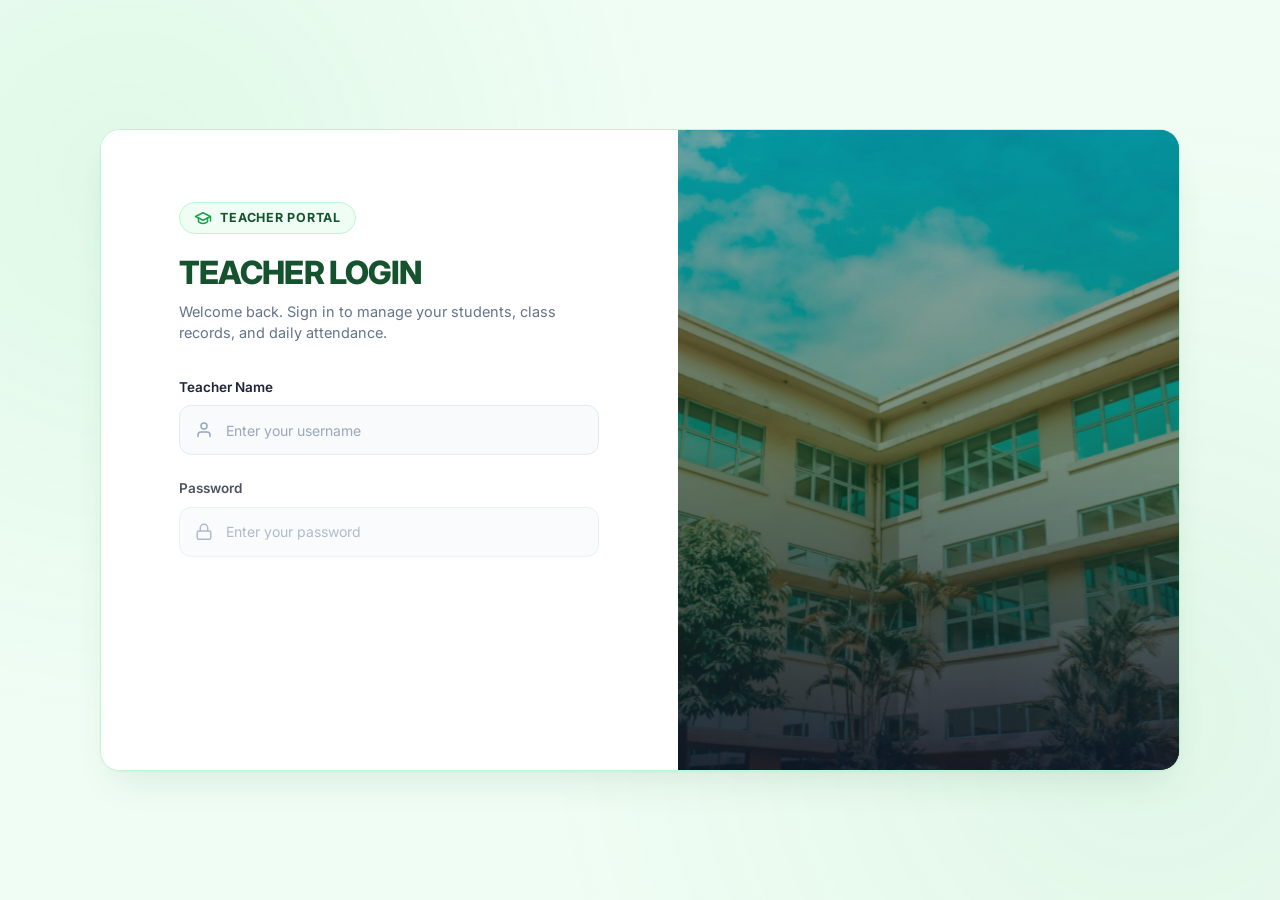
<file: index.html>
<!DOCTYPE html>
<html lang="en">
<head>
    <meta charset="UTF-8">
    <meta name="viewport" content="width=device-width, initial-scale=1.0">
    <meta name="description" content="School Management System - Teacher Portal Login">
    <title>Teacher Portal Login | School Management System</title>
    <link rel="preconnect" href="https://fonts.googleapis.com">
    <link rel="preconnect" href="https://fonts.gstatic.com" crossorigin>
    <link href="https://fonts.googleapis.com/css2?family=Inter:wght@300;400;500;600;700&display=swap" rel="stylesheet">
    <link rel="stylesheet" href="login.css">
</head>
<body>

<div class="page-background"></div>

<div class="login-container">

    <div class="login-form">

        <div class="form-content">

            <div class="brand-badge">
                <svg class="brand-icon" viewBox="0 0 24 24" fill="none" stroke="currentColor" stroke-width="2" stroke-linecap="round" stroke-linejoin="round">
                    <path d="M22 10v6M2 10l10-5 10 5-10 5z"/>
                    <path d="M6 12v5c3 3 9 3 12 0v-5"/>
                </svg>
                <span class="small-title">Teacher Portal</span>
            </div>

            <h1 class="main-heading">TEACHER LOGIN</h1>

            <p class="subtitle">
                Welcome back. Sign in to manage your students, class records, and daily attendance.
            </p>

            <form id="admitForm" autocomplete="off" novalidate>

                <div class="input-group">
                    <label for="Admitname">Teacher Name</label>
                    <div class="input-wrapper">
                        <svg class="field-icon" viewBox="0 0 24 24" fill="none" stroke="currentColor" stroke-width="2" stroke-linecap="round" stroke-linejoin="round">
                            <path d="M20 21v-2a4 4 0 0 0-4-4H8a4 4 0 0 0-4 4v2"></path>
                            <circle cx="12" cy="7" r="4"></circle>
                        </svg>
                        <input
                            type="text"
                            id="Admitname"
                            name="Admitname"
                            placeholder="Enter your username"
                            required
                        >
                    </div>
                </div>

                <div class="input-group">
                    <label for="password">Password</label>
                    <div class="input-wrapper">
                        <svg class="field-icon" viewBox="0 0 24 24" fill="none" stroke="currentColor" stroke-width="2" stroke-linecap="round" stroke-linejoin="round">
                            <rect x="3" y="11" width="18" height="11" rx="2" ry="2"></rect>
                            <path d="M7 11V7a5 5 0 0 1 10 0v4"></path>
                        </svg>
                        <input
                            type="password"
                            id="password"
                            name="password"
                            placeholder="Enter your password"
                            required
                        >
                    </div>
                </div>

                <button type="submit" id="loginBtn" class="submit-btn">
                    <span>Login to Portal</span>
                    <svg class="btn-arrow" viewBox="0 0 24 24" fill="none" stroke="currentColor" stroke-width="2" stroke-linecap="round" stroke-linejoin="round">
                        <line x1="5" y1="12" x2="19" y2="12"></line>
                        <polyline points="12 5 19 12 12 19"></polyline>
                    </svg>
                </button>

                <div class="credentials-hint">
                    <span class="hint-label">Demo Credentials:</span>
                    <span class="hint-code">Username: <strong>vira</strong></span>
                    <span class="hint-sep">•</span>
                    <span class="hint-code">Password: <strong>12345</strong></span>
                </div>

            </form>

        </div>

    </div>

    <div class="login-image">
        <img src="./img/wander-fleur-1lmGTHdQdjM-unsplash.jpg" alt="School Classroom" id="schoolCoverImg">
        <div class="image-overlay">
            <div class="overlay-card">
                <span class="overlay-badge">Academic Excellence</span>
                <h3 class="overlay-title">Empowering Education</h3>
                <p class="overlay-text">Streamlined student tracking and attendance administration for modern schools.</p>
            </div>
        </div>
    </div>

</div>
<script src="https://cdnjs.cloudflare.com/ajax/libs/gsap/3.12.5/gsap.min.js"></script>
<script type="module" src="managment.js"></script>
<script type="module" src="login.js"></script>
<script>
    document.addEventListener("DOMContentLoaded", () => {
        if (window.gsap) {
            const tl = gsap.timeline({ defaults: { ease: "power2.out" } });

            tl.fromTo(".login-container", 
                { opacity: 0, y: 20 }, 
                { opacity: 1, y: 0, duration: 0.65 }
            )
            .fromTo(".brand-badge", 
                { opacity: 0, y: -10 }, 
                { opacity: 1, y: 0, duration: 0.4 }, 
                "-=0.3"
            )
            .fromTo([".main-heading", ".subtitle"], 
                { opacity: 0, y: 12 }, 
                { opacity: 1, y: 0, duration: 0.45, stagger: 0.1 }, 
                "-=0.25"
            )
            .fromTo(".input-group", 
                { opacity: 0, y: 15 }, 
                { opacity: 1, y: 0, duration: 0.4, stagger: 0.1 }, 
                "-=0.2"
            )
            .fromTo(".submit-btn", 
                { opacity: 0, y: 10 }, 
                { opacity: 1, y: 0, duration: 0.4 }, 
                "-=0.1"
            )
            .fromTo(".credentials-hint", 
                { opacity: 0 }, 
                { opacity: 1, duration: 0.4 }, 
                "-=0.2"
            )
            .fromTo("#schoolCoverImg", 
                { scale: 1.08, opacity: 0.8 }, 
                { scale: 1, opacity: 1, duration: 1 }, 
                "-=0.8"
            )
            .fromTo(".overlay-card", 
                { opacity: 0, y: 20 }, 
                { opacity: 1, y: 0, duration: 0.6 }, 
                "-=0.5"
            );
        }
    });
</script>

</body>
</html>
</file>
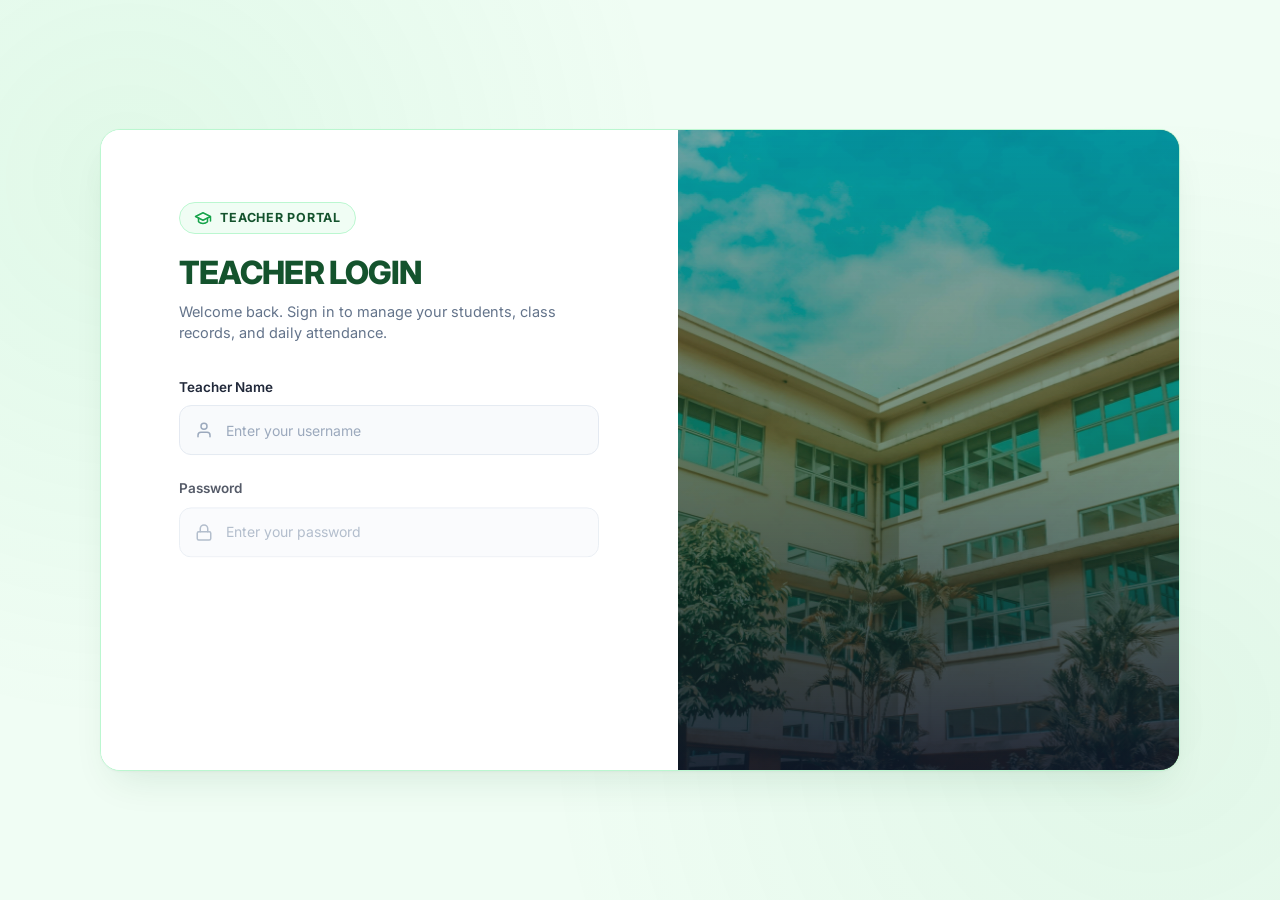
<file: Attendance.html>
<!DOCTYPE html>
<html lang="en">
<head>
    <meta charset="UTF-8">
    <meta name="viewport" content="width=device-width, initial-scale=1.0">
    <meta name="description" content="School Management System - Student Attendance Verification">
    <title>Student Attendance | School Management System</title>
    <link rel="preconnect" href="https://fonts.googleapis.com">
    <link rel="preconnect" href="https://fonts.gstatic.com" crossorigin>
    <link href="https://fonts.googleapis.com/css2?family=Inter:wght@300;400;500;600;700;800&display=swap" rel="stylesheet">

    <style>
        :root {
            /* Brand Theme - Academic Greens & Whites */
            --color-primary: #16a34a;
            --color-primary-hover: #15803d;
            --color-primary-dark: #14532d;
            --color-primary-light: #f0fdf4;
            --color-primary-subtle: #dcfce7;
            --color-primary-border: #bbf7d0;

            /* Neutrals */
            --color-white: #ffffff;
            --color-bg: #f8fafc;
            --color-text-main: #0f172a;
            --color-text-secondary: #64748b;
            --color-text-muted: #94a3b8;
            --color-border: #e2e8f0;
            --color-border-hover: #cbd5e1;

            /* Attendance States */
            --present-bg: #ecfdf5;
            --present-border: #22c55e;
            --present-text: #15803d;
            --present-badge: #d1fae5;

            --absent-bg: #fef2f2;
            --absent-border: #f87171;
            --absent-text: #b91c1c;
            --absent-badge: #fee2e2;

            /* Radii & Shadows */
            --radius-sm: 8px;
            --radius-md: 12px;
            --radius-lg: 18px;
            --radius-full: 9999px;

            --shadow-card: 0 2px 10px rgba(20, 83, 45, 0.04), 0 1px 3px rgba(0, 0, 0, 0.03);
            --shadow-elevated: 0 12px 28px -4px rgba(20, 83, 45, 0.08), 0 4px 10px rgba(0, 0, 0, 0.03);
        }

        *, *::before, *::after {
            box-sizing: border-box;
            margin: 0;
            padding: 0;
        }

        body {
            min-height: 100vh;
            font-family: 'Inter', -apple-system, BlinkMacSystemFont, 'Segoe UI', Roboto, sans-serif;
            background-color: var(--color-primary-light);
            color: var(--color-text-main);
            padding: 0;
            line-height: 1.5;
            -webkit-font-smoothing: antialiased;
        }

        /* Top Header Navigation */
        .top-nav {
            background: var(--color-white);
            border-bottom: 1px solid var(--color-border);
            position: sticky;
            top: 0;
            z-index: 100;
            box-shadow: 0 1px 3px rgba(0, 0, 0, 0.04);
        }

        .nav-container {
            max-width: 960px;
            margin: 0 auto;
            padding: 14px 20px;
            display: flex;
            align-items: center;
            justify-content: space-between;
        }

        .back-link {
            display: inline-flex;
            align-items: center;
            gap: 8px;
            padding: 8px 16px;
            background: var(--color-primary-light);
            border: 1px solid var(--color-primary-border);
            border-radius: var(--radius-sm);
            color: var(--color-primary-dark);
            font-size: 13.5px;
            font-weight: 600;
            text-decoration: none;
            transition: all 0.2s ease;
        }

        .back-link svg {
            width: 16px;
            height: 16px;
            transition: transform 0.2s ease;
        }

        .back-link:hover {
            background: var(--color-primary-subtle);
            transform: translateX(-2px);
        }

        .brand-indicator {
            display: flex;
            align-items: center;
            gap: 8px;
            font-size: 13px;
            font-weight: 600;
            color: var(--color-text-secondary);
        }

        .brand-indicator-dot {
            width: 8px;
            height: 8px;
            background: var(--color-primary);
            border-radius: 50%;
        }

        /* Main Content Container */
        .attendance {
            max-width: 960px;
            margin: 0 auto;
            padding: 30px 20px 60px;
        }

        /* Top Student Info & Form Card */
        .top {
            background: var(--color-white);
            padding: 30px;
            border-radius: var(--radius-lg);
            margin-bottom: 24px;
            border: 1px solid var(--color-border);
            box-shadow: var(--shadow-card);
        }

        .top-header {
            display: flex;
            align-items: center;
            justify-content: space-between;
            margin-bottom: 20px;
            padding-bottom: 16px;
            border-bottom: 1px solid var(--color-border);
            flex-wrap: wrap;
            gap: 10px;
        }

        .top h1 {
            color: var(--color-primary-dark);
            font-size: 22px;
            font-weight: 800;
            letter-spacing: -0.02em;
            display: flex;
            align-items: center;
            gap: 10px;
        }

        .top h1 svg {
            width: 22px;
            height: 22px;
            color: var(--color-primary);
        }

        .verified-badge {
            background: var(--color-primary-light);
            border: 1px solid var(--color-primary-border);
            color: var(--color-primary-dark);
            padding: 4px 12px;
            border-radius: var(--radius-full);
            font-size: 12px;
            font-weight: 600;
        }

        /* Student Info Blocks */
        .student-info {
            display: flex;
            gap: 16px;
            margin-bottom: 24px;
        }

        .student-box {
            flex: 1;
            padding: 16px 20px;
            background: var(--color-bg);
            border: 1px solid var(--color-border);
            border-radius: var(--radius-md);
            position: relative;
            overflow: hidden;
        }

        .student-box::before {
            content: "";
            position: absolute;
            left: 0;
            top: 0;
            bottom: 0;
            width: 4px;
            background: var(--color-primary);
        }

        .student-box p {
            font-size: 12px;
            font-weight: 600;
            color: var(--color-text-secondary);
            text-transform: uppercase;
            letter-spacing: 0.05em;
            margin-bottom: 4px;
        }

        .student-box h2 {
            font-size: 20px;
            font-weight: 700;
            color: var(--color-primary-dark);
        }

        /* Form Controls */
        #attendanceForm {
            display: flex;
            gap: 12px;
            align-items: center;
            background: var(--color-primary-light);
            padding: 16px;
            border: 1px solid var(--color-primary-border);
            border-radius: var(--radius-md);
            flex-wrap: wrap;
        }

        .input-group-attendance {
            flex: 1;
            min-width: 220px;
            position: relative;
            display: flex;
            flex-wrap: wrap;
            align-items: center;
        }

        .input-icon-lock {
            position: absolute;
            left: 14px;
            top: 15px;
            width: 17px;
            height: 17px;
            color: var(--color-text-muted);
            pointer-events: none;
        }

        h4.input-error {
            width: 100%;
            margin-top: 6px;
            margin-bottom: 0;
            color: #dc2626;
            font-size: 12px;
            font-weight: 500;
        }

        .custom-popup {
            position: fixed;
            top: 24px;
            left: 50%;
            transform: translateX(-50%) translateY(-20px);
            z-index: 9999;
            opacity: 0;
            pointer-events: none;
            transition: all 0.25s ease;
        }

        .custom-popup.show {
            opacity: 1;
            transform: translateX(-50%) translateY(0);
            pointer-events: auto;
        }

        .popup-box {
            background: #ffffff;
            border: 1.5px solid var(--color-primary);
            border-radius: var(--radius-md);
            padding: 14px 28px;
            box-shadow: 0 10px 25px rgba(20, 83, 45, 0.15);
            color: var(--color-primary-dark);
            font-size: 14px;
            font-weight: 600;
            text-align: center;
            min-width: 260px;
            max-width: 90vw;
        }

        #password {
            width: 100%;
            height: 48px;
            padding: 0 14px 0 42px;
            background: var(--color-white);
            border: 1.5px solid var(--color-border);
            border-radius: var(--radius-sm);
            font-family: inherit;
            font-size: 14px;
            outline: none;
            transition: all 0.2s ease;
        }

        #password:focus {
            border-color: var(--color-primary);
            box-shadow: 0 0 0 3px rgba(22, 163, 74, 0.15);
        }

        .button-group-attendance {
            display: flex;
            gap: 10px;
        }

        #passBtn {
            height: 48px;
            padding: 0 24px;
            border: none;
            background: var(--color-primary);
            color: var(--color-white);
            border-radius: var(--radius-sm);
            font-family: inherit;
            font-size: 14px;
            font-weight: 700;
            cursor: pointer;
            box-shadow: 0 2px 6px rgba(22, 163, 74, 0.25);
            transition: all 0.2s ease;
            display: inline-flex;
            align-items: center;
            gap: 6px;
        }

        #passBtn:hover {
            background: var(--color-primary-dark);
            transform: translateY(-1.5px);
            box-shadow: 0 6px 14px rgba(20, 83, 45, 0.25);
        }

        #passBtn:active {
            transform: translateY(0);
        }

        #absent {
            height: 48px;
            padding: 0 22px;
            border: 1.5px solid var(--absent-border);
            background: var(--absent-bg);
            color: var(--absent-text);
            border-radius: var(--radius-sm);
            font-family: inherit;
            font-size: 14px;
            font-weight: 700;
            cursor: pointer;
            transition: all 0.2s ease;
            display: inline-flex;
            align-items: center;
            gap: 6px;
        }

        #absent:hover {
            background: #fee2e2;
            border-color: #ef4444;
            transform: translateY(-1.5px);
            box-shadow: 0 4px 10px rgba(239, 68, 68, 0.15);
        }

        #absent:active {
            transform: translateY(0);
        }

        /* Calendar Card */
        .calendar {
            background: var(--color-white);
            padding: 30px;
            border-radius: var(--radius-lg);
            border: 1px solid var(--color-border);
            box-shadow: var(--shadow-card);
        }

        .calendar-header {
            display: flex;
            justify-content: space-between;
            align-items: center;
            margin-bottom: 24px;
            padding-bottom: 16px;
            border-bottom: 1px solid var(--color-border);
        }

        .calendar-header h2,
        #month {
            font-size: 22px;
            font-weight: 800;
            color: var(--color-primary-dark);
            letter-spacing: -0.02em;
        }

        .nav-btn,
        .calendar-header button {
            height: 40px;
            padding: 0 18px;
            border: 1px solid var(--color-border);
            background: var(--color-white);
            color: var(--color-text-main);
            border-radius: var(--radius-sm);
            font-family: inherit;
            font-size: 13.5px;
            font-weight: 600;
            cursor: pointer;
            display: inline-flex;
            align-items: center;
            gap: 6px;
            transition: all 0.2s ease;
        }

        .calendar-header button:hover {
            background: var(--color-primary-light);
            border-color: var(--color-primary-border);
            color: var(--color-primary-dark);
            transform: translateY(-1px);
        }

        /* Calendar Legend */
        .calendar-legend {
            display: flex;
            align-items: center;
            gap: 18px;
            margin-bottom: 16px;
            flex-wrap: wrap;
        }

        .legend-item {
            display: inline-flex;
            align-items: center;
            gap: 6px;
            font-size: 12.5px;
            color: var(--color-text-secondary);
            font-weight: 500;
        }

        .legend-dot {
            width: 10px;
            height: 10px;
            border-radius: 50%;
        }

        .legend-dot.present-dot {
            background: var(--present-border);
        }

        .legend-dot.absent-dot {
            background: var(--absent-border);
        }

        .legend-dot.today-dot {
            background: var(--color-primary-dark);
        }

        /* Weekdays Header Row */
        .weekdays {
            display: grid;
            grid-template-columns: repeat(7, 1fr);
            gap: 10px;
            margin-bottom: 10px;
        }

        .weekday {
            text-align: center;
            font-weight: 700;
            padding: 10px 0;
            font-size: 12.5px;
            color: var(--color-text-secondary);
            text-transform: uppercase;
            letter-spacing: 0.05em;
            background: var(--color-bg);
            border-radius: var(--radius-sm);
        }

        /* Calendar Days Grid */
        #days {
            display: grid;
            grid-template-columns: repeat(7, 1fr);
            gap: 10px;
        }

        .day {
            min-height: 94px;
            border: 1px solid var(--color-border);
            border-radius: var(--radius-md);
            padding: 10px 12px;
            position: relative;
            background: var(--color-white);
            display: flex;
            flex-direction: column;
            justify-content: space-between;
            transition: transform 0.2s ease, box-shadow 0.2s ease, border-color 0.2s ease;
        }

        .day:not(.empty):hover {
            border-color: var(--color-primary-border);
            box-shadow: 0 4px 12px rgba(20, 83, 45, 0.06);
            transform: translateY(-2px);
        }

        .date {
            font-size: 14px;
            font-weight: 700;
            color: var(--color-text-main);
        }

        .status {
            display: block;
            margin-top: 12px;
            font-size: 12px;
            font-weight: 600;
            line-height: 1.2;
        }

        /* Present State */
        .day.present {
            background: var(--present-bg);
            border: 1.5px solid var(--present-border);
        }

        .day.present .date {
            color: var(--present-text);
        }

        .day.present .status {
            color: var(--present-text);
            background: var(--present-badge);
            padding: 3px 6px;
            border-radius: 4px;
            text-align: center;
            font-weight: 700;
            display: inline-block;
        }

        /* Absent State */
        .day.absent {
            background: var(--absent-bg);
            border: 1.5px solid var(--absent-border);
        }

        .day.absent .date {
            color: var(--absent-text);
        }

        .day.absent .status {
            color: var(--absent-text);
            background: var(--absent-badge);
            padding: 3px 6px;
            border-radius: 4px;
            text-align: center;
            font-weight: 700;
            display: inline-block;
        }

        /* Today Highlight */
        .day.today {
            box-shadow: inset 0 0 0 2px var(--color-primary-dark);
        }

        .day.today::after {
            content: "Today";
            position: absolute;
            top: 8px;
            right: 8px;
            font-size: 10px;
            font-weight: 700;
            color: var(--color-primary-dark);
            text-transform: uppercase;
            letter-spacing: 0.05em;
        }

        /* Empty Cell */
        .day.empty {
            border: 1px dashed transparent;
            background: transparent;
            box-shadow: none !important;
            transform: none !important;
            pointer-events: none;
        }

        /* Responsive Styles */
        @media (max-width: 768px) {
            .attendance {
                padding: 20px 14px 40px;
            }

            .top, .calendar {
                padding: 20px 16px;
            }

            .student-info {
                flex-direction: column;
                gap: 12px;
            }

            #attendanceForm {
                flex-direction: column;
                align-items: stretch;
            }

            .button-group-attendance {
                width: 100%;
            }

            #passBtn, #absent {
                flex: 1;
                justify-content: center;
            }

            .weekdays, #days {
                gap: 6px;
            }

            .day {
                min-height: 74px;
                padding: 6px 8px;
            }

            .status {
                font-size: 10px;
                margin-top: 8px;
            }

            .calendar-header h2, #month {
                font-size: 18px;
            }
        }

        @media (max-width: 480px) {
            .weekday {
                font-size: 11px;
                padding: 6px 0;
            }

            .day {
                min-height: 64px;
                padding: 4px 6px;
                border-radius: 6px;
            }

            .date {
                font-size: 12px;
            }

            .status {
                font-size: 9px;
                padding: 2px 4px;
            }

            .day.today::after {
                display: none;
            }
        }
    </style>
</head>

<body>

    <header class="top-nav">
        <div class="nav-container">
            <a href="Student.html" class="back-link" title="Return to Student Directory">
                <svg viewBox="0 0 24 24" fill="none" stroke="currentColor" stroke-width="2" stroke-linecap="round" stroke-linejoin="round">
                    <line x1="19" y1="12" x2="5" y2="12"></line>
                    <polyline points="12 19 5 12 12 5"></polyline>
                </svg>
                <span>Back to Students</span>
            </a>

            <div class="brand-indicator">
                <span class="brand-indicator-dot"></span>
                <span>Greenwood Academy Attendance</span>
            </div>
        </div>
    </header>

    <div class="attendance">

        <div class="top">

            <div class="top-header">
                <h1>
                    <svg viewBox="0 0 24 24" fill="none" stroke="currentColor" stroke-width="2" stroke-linecap="round" stroke-linejoin="round">
                        <path d="M16 21v-2a4 4 0 0 0-4-4H5a4 4 0 0 0-4 4v2"></path>
                        <circle cx="8.5" cy="7" r="4"></circle>
                        <polyline points="17 11 19 13 23 9"></polyline>
                    </svg>
                    Class Attendance Verification
                </h1>
                <span class="verified-badge">Faculty Record</span>
            </div>

            <div class="student-info">
                <div class="student-box">
                    <p>Student Name</p>
                    <h2 id="studentName"></h2>
                </div>

                <div class="student-box">
                    <p>Roll Number</p>
                    <h2 id="studentRoll"></h2>
                </div>
            </div>

            <form id="attendanceForm" autocomplete="off" novalidate>
                <div class="input-group-attendance">
                    <svg class="input-icon-lock" viewBox="0 0 24 24" fill="none" stroke="currentColor" stroke-width="2" stroke-linecap="round" stroke-linejoin="round">
                        <rect x="3" y="11" width="18" height="11" rx="2" ry="2"></rect>
                        <path d="M7 11V7a5 5 0 0 1 10 0v4"></path>
                    </svg>
                    <input
                        type="password"
                        id="password"
                        placeholder="Enter Student Signature to Verify"
                        required
                    >
                </div>

                <div class="button-group-attendance">
                    <button type="submit" id="passBtn">
                        <svg width="16" height="16" viewBox="0 0 24 24" fill="none" stroke="currentColor" stroke-width="2.5" stroke-linecap="round" stroke-linejoin="round">
                            <polyline points="20 6 9 17 4 12"></polyline>
                        </svg>
                        <span>Pass</span>
                    </button>
                    <button type="button" id="absent">
                        <svg width="16" height="16" viewBox="0 0 24 24" fill="none" stroke="currentColor" stroke-width="2.5" stroke-linecap="round" stroke-linejoin="round">
                            <line x1="18" y1="6" x2="6" y2="18"></line>
                            <line x1="6" y1="6" x2="18" y2="18"></line>
                        </svg>
                        <span>Absent</span>
                    </button>
                </div>
            </form>

        </div>

        <div class="calendar">
            <div class="calendar-header">
                <button id="previousMonth" class="nav-btn" title="Previous Month">
                    <svg width="16" height="16" viewBox="0 0 24 24" fill="none" stroke="currentColor" stroke-width="2" stroke-linecap="round" stroke-linejoin="round">
                        <polyline points="15 18 9 12 15 6"></polyline>
                    </svg>
                    <span>Previous</span>
                </button>

                <h2 id="month"></h2>

                <button id="nextMonth" class="nav-btn" title="Next Month">
                    <span>Next</span>
                    <svg width="16" height="16" viewBox="0 0 24 24" fill="none" stroke="currentColor" stroke-width="2" stroke-linecap="round" stroke-linejoin="round">
                        <polyline points="9 18 15 12 9 6"></polyline>
                    </svg>
                </button>
            </div>

            <div class="calendar-legend">
                <div class="legend-item">
                    <span class="legend-dot present-dot"></span>
                    <span>Present (Verified)</span>
                </div>
                <div class="legend-item">
                    <span class="legend-dot absent-dot"></span>
                    <span>Absent</span>
                </div>
                <div class="legend-item">
                    <span class="legend-dot today-dot"></span>
                    <span>Today</span>
                </div>
            </div>

            <div class="weekdays">
                <div class="weekday">Sun</div>
                <div class="weekday">Mon</div>
                <div class="weekday">Tue</div>
                <div class="weekday">Wed</div>
                <div class="weekday">Thu</div>
                <div class="weekday">Fri</div>
                <div class="weekday">Sat</div>
            </div>

            <div id="days"></div>

        </div>

    </div>

    <script src="https://cdnjs.cloudflare.com/ajax/libs/gsap/3.12.5/gsap.min.js"></script>
    <script type="module" src="./Attendance.js"></script>
    <script>
        document.addEventListener("DOMContentLoaded", () => {
            if (window.gsap) {
                gsap.fromTo(".top-nav", 
                    { y: -15, opacity: 0 }, 
                    { y: 0, opacity: 1, duration: 0.45, ease: "power2.out" }
                );

                gsap.fromTo(".top", 
                    { y: 20, opacity: 0 }, 
                    { y: 0, opacity: 1, duration: 0.55, delay: 0.1, ease: "power2.out" }
                );

                gsap.fromTo(".calendar", 
                    { y: 20, opacity: 0 }, 
                    { y: 0, opacity: 1, duration: 0.6, delay: 0.2, ease: "power2.out" }
                );
            }
        });
    </script>

</body>
</html>
</file>
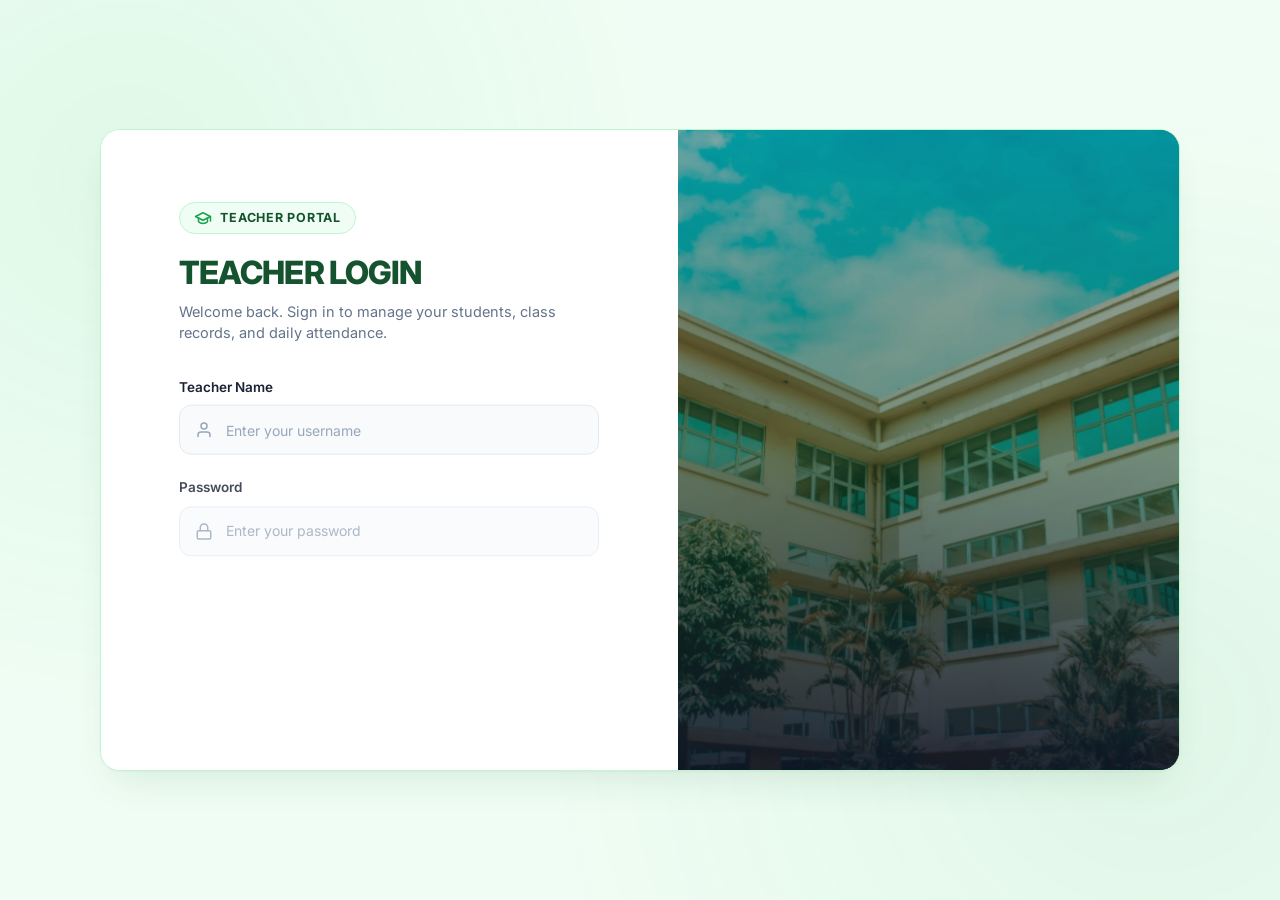
<file: Student.html>
<!DOCTYPE html>
<html lang="en">
<head>
    <meta charset="UTF-8">
    <meta name="viewport" content="width=device-width, initial-scale=1.0">
    <meta name="description" content="School Management System - Student Administration Dashboard">
    <title>Student Directory | School Management System</title>
    <link rel="preconnect" href="https://fonts.googleapis.com">
    <link rel="preconnect" href="https://fonts.gstatic.com" crossorigin>
    <link href="https://fonts.googleapis.com/css2?family=Inter:wght@300;400;500;600;700;800&display=swap" rel="stylesheet">
    <link rel="stylesheet" href="style.css">
</head>
<body>

    <header class="top-nav">
        <div class="nav-container">
            <div class="brand">
                <div class="brand-crest">
                    <svg viewBox="0 0 24 24" fill="none" stroke="currentColor" stroke-width="2" stroke-linecap="round" stroke-linejoin="round">
                        <path d="M22 10v6M2 10l10-5 10 5-10 5z"/>
                        <path d="M6 12v5c3 3 9 3 12 0v-5"/>
                    </svg>
                </div>
                <div class="brand-text">
                    <span class="brand-name">Greenwood Academy</span>
                    <span class="brand-dept">School Management System</span>
                </div>
            </div>

            <div class="nav-actions">
                <div class="user-status">
                    <span class="status-dot"></span>
                    <span class="status-label">Teacher Portal Active</span>
                </div>
                <button id="logoutBtn" class="logout-btn" onclick="localStorage.removeItem('isLoggedIn'); window.location.href='index.html';" title="Sign out of system">
                    <svg viewBox="0 0 24 24" fill="none" stroke="currentColor" stroke-width="2" stroke-linecap="round" stroke-linejoin="round">
                        <path d="M9 21H5a2 2 0 0 1-2-2V5a2 2 0 0 1 2-2h4"></path>
                        <polyline points="16 17 21 12 16 7"></polyline>
                        <line x1="21" y1="12" x2="9" y2="12"></line>
                    </svg>
                    <span>Sign Out</span>
                </button>
            </div>
        </div>
    </header>

    <main class="dashboard-container">
        <section class="page-header-section">
            <div class="header-content">
                <span class="section-tag">Student Records</span>
                <h1 class="page-title">Student Directory & Registration</h1>
                <p class="page-subtitle">Register new students, update academic records, and access daily attendance records.</p>
            </div>
        </section>

        <section class="form-section">
            <div class="form-card">
                <div class="card-header">
                    <div class="card-header-icon">
                        <svg viewBox="0 0 24 24" fill="none" stroke="currentColor" stroke-width="2" stroke-linecap="round" stroke-linejoin="round">
                            <path d="M16 21v-2a4 4 0 0 0-4-4H5a4 4 0 0 0-4 4v2"></path>
                            <circle cx="8.5" cy="7" r="4"></circle>
                            <line x1="20" y1="8" x2="20" y2="14"></line>
                            <line x1="23" y1="11" x2="17" y2="11"></line>
                        </svg>
                    </div>
                    <div>
                        <h2 class="card-title">Enroll New Student</h2>
                        <p class="card-desc">Enter the student's personal details, assigned roll number, and signature code.</p>
                    </div>
                </div>

                <form id="form" autocomplete="off" novalidate>
                    <div class="form-grid">
                        <div class="form-group">
                            <label for="name">Student Name:</label>
                            <div class="input-container">
                                <svg class="input-icon" viewBox="0 0 24 24" fill="none" stroke="currentColor" stroke-width="2" stroke-linecap="round" stroke-linejoin="round">
                                    <path d="M20 21v-2a4 4 0 0 0-4-4H8a4 4 0 0 0-4 4v2"></path>
                                    <circle cx="12" cy="7" r="4"></circle>
                                </svg>
                                <input type="text" id="name" placeholder="e.g. Alexander Hayes" required>
                            </div>
                        </div>

                        <div class="form-group">
                            <label for="age">Age:</label>
                            <div class="input-container">
                                <svg class="input-icon" viewBox="0 0 24 24" fill="none" stroke="currentColor" stroke-width="2" stroke-linecap="round" stroke-linejoin="round">
                                    <rect x="3" y="4" width="18" height="18" rx="2" ry="2"></rect>
                                    <line x1="16" y1="2" x2="16" y2="6"></line>
                                    <line x1="8" y1="2" x2="8" y2="6"></line>
                                    <line x1="3" y1="10" x2="21" y2="10"></line>
                                </svg>
                                <input type="number" id="age" placeholder="e.g. 16" min="1" max="100" required>
                            </div>
                        </div>

                        <div class="form-group">
                            <label for="roll">Roll Number:</label>
                            <div class="input-container">
                                <svg class="input-icon" viewBox="0 0 24 24" fill="none" stroke="currentColor" stroke-width="2" stroke-linecap="round" stroke-linejoin="round">
                                    <rect x="2" y="7" width="20" height="14" rx="2" ry="2"></rect>
                                    <path d="M16 21V5a2 2 0 0 0-2-2h-4a2 2 0 0 0-2 2v16"></path>
                                </svg>
                                <input type="number" id="roll" placeholder="e.g. 101" required>
                            </div>
                        </div>

                        <div class="form-group">
                            <label for="sign">Signature / Passcode:</label>
                            <div class="input-container">
                                <svg class="input-icon" viewBox="0 0 24 24" fill="none" stroke="currentColor" stroke-width="2" stroke-linecap="round" stroke-linejoin="round">
                                    <rect x="3" y="11" width="18" height="11" rx="2" ry="2"></rect>
                                    <path d="M7 11V7a5 5 0 0 1 10 0v4"></path>
                                </svg>
                                <input type="text" id="sign" placeholder="e.g. sign123" required>
                            </div>
                        </div>

                        <div class="form-group full-width">
                            <label for="student">Semester:</label>
                            <div class="select-container">
                                <select name="student" id="student">
                                    <option value="">Select a Semester</option>
                                    <option value="1">Semester 1 (Autumn)</option>
                                    <option value="2">Semester 2 (Spring)</option>
                                </select>
                            </div>
                        </div>
                    </div>

                    <div class="form-actions">
                        <button type="submit" id="addStudentBtn" class="primary-btn">
                            <svg viewBox="0 0 24 24" fill="none" stroke="currentColor" stroke-width="2" stroke-linecap="round" stroke-linejoin="round">
                                <line x1="12" y1="5" x2="12" y2="19"></line>
                                <line x1="5" y1="12" x2="19" y2="12"></line>
                            </svg>
                            <span>ADD STUDENT</span>
                        </button>
                    </div>
                </form>
            </div>
        </section>

        <section class="students-section">
            <div class="section-title-bar">
                <div class="section-title-left">
                    <h2 class="section-title">Enrolled Students</h2>
                    <span class="students-badge" id="studentCounter">Active Records</span>
                </div>
                <p class="section-hint">Click "Check Attendance" to verify daily presence</p>
            </div>

            <div id="students"></div>
        </section>

    </main>

    <script src="https://cdnjs.cloudflare.com/ajax/libs/gsap/3.12.5/gsap.min.js"></script>
    <script src="app.js"></script>
    <script type="module" src="fnc.js"></script>
    <script type="module" src="managment.js"></script>
    <script>
        document.addEventListener("DOMContentLoaded", () => {
            // Animate page elements on load
            if (window.gsap) {
                gsap.fromTo(".top-nav", 
                    { y: -20, opacity: 0 }, 
                    { y: 0, opacity: 1, duration: 0.5, ease: "power2.out" }
                );

                gsap.fromTo(".page-header-section", 
                    { y: 15, opacity: 0 }, 
                    { y: 0, opacity: 1, duration: 0.55, delay: 0.1, ease: "power2.out" }
                );

                gsap.fromTo(".form-card", 
                    { y: 20, opacity: 0 }, 
                    { y: 0, opacity: 1, duration: 0.6, delay: 0.2, ease: "power2.out" }
                );

                gsap.fromTo(".section-title-bar", 
                    { opacity: 0 }, 
                    { opacity: 1, duration: 0.5, delay: 0.35, ease: "power2.out" }
                );
            }

            // Animate student cards whenever they are rendered
            const studentsContainer = document.getElementById("students");
            if (studentsContainer && window.gsap) {
                // Function to animate student cards
                const animateCards = () => {
                    const cards = studentsContainer.querySelectorAll(".card");
                    if (cards.length > 0) {
                        gsap.fromTo(cards, 
                            { opacity: 0, y: 16 }, 
                            { opacity: 1, y: 0, duration: 0.4, stagger: 0.05, ease: "power2.out" }
                        );
                    }
                    // Update count badge
                    const counter = document.getElementById("studentCounter");
                    if (counter) {
                        counter.textContent = `${cards.length} ${cards.length === 1 ? 'Student' : 'Students'}`;
                    }
                };

                // Initial animation
                setTimeout(animateCards, 150);

                // Observe changes when rendarAll modifies #students
                const observer = new MutationObserver(() => {
                    const counter = document.getElementById("studentCounter");
                    const cards = studentsContainer.querySelectorAll(".card");
                    if (counter) {
                        counter.textContent = `${cards.length} ${cards.length === 1 ? 'Student' : 'Students'}`;
                    }
                });

                observer.observe(studentsContainer, { childList: true });
            }
        });
    </script>

</body>
</html>
</file>
<file: login.css>
:root {
    /* Brand Theme - Academic Greens & Whites */
    --color-primary: #16a34a;
    --color-primary-hover: #15803d;
    --color-primary-dark: #14532d;
    --color-primary-light: #f0fdf4;
    --color-primary-subtle: #dcfce7;
    --color-primary-border: #bbf7d0;

    /* Neutrals */
    --color-white: #ffffff;
    --color-bg: #f8fafc;
    --color-text-main: #0f172a;
    --color-text-secondary: #64748b;
    --color-text-muted: #94a3b8;
    --color-border: #e2e8f0;
    --color-border-hover: #cbd5e1;

    /* Spacing & Radii */
    --radius-sm: 8px;
    --radius-md: 12px;
    --radius-lg: 20px;
    --radius-full: 9999px;

    /* Shadows */
    --shadow-soft: 0 4px 20px rgba(20, 83, 45, 0.06), 0 1px 3px rgba(0, 0, 0, 0.05);
    --shadow-elevated: 0 20px 40px -15px rgba(20, 83, 45, 0.12), 0 1px 3px rgba(0, 0, 0, 0.04);
}

*, *::before, *::after {
    margin: 0;
    padding: 0;
    box-sizing: border-box;
}

body {
    min-height: 100vh;
    font-family: 'Inter', -apple-system, BlinkMacSystemFont, 'Segoe UI', Roboto, sans-serif;
    background-color: var(--color-primary-light);
    color: var(--color-text-main);
    display: flex;
    align-items: center;
    justify-content: center;
    padding: 24px;
    position: relative;
    overflow-x: hidden;
    line-height: 1.5;
    -webkit-font-smoothing: antialiased;
}

/* Subtle background accent */
.page-background {
    position: fixed;
    top: 0;
    left: 0;
    width: 100%;
    height: 100%;
    background: radial-gradient(circle at 10% 20%, rgba(34, 197, 94, 0.08) 0%, transparent 40%),
                radial-gradient(circle at 90% 80%, rgba(22, 163, 74, 0.07) 0%, transparent 45%);
    pointer-events: none;
    z-index: 0;
}

/* Main Split Container */
.login-container {
    position: relative;
    z-index: 1;
    width: 100%;
    max-width: 1080px;
    min-height: 640px;
    background: var(--color-white);
    border: 1px solid var(--color-primary-border);
    border-radius: var(--radius-lg);
    overflow: hidden;
    display: grid;
    grid-template-columns: 1.15fr 1fr;
    box-shadow: var(--shadow-elevated);
}

/* Left Section: Login Form */
.login-form {
    display: flex;
    align-items: center;
    justify-content: center;
    padding: 60px 54px;
    background: var(--color-white);
}

.form-content {
    width: 100%;
    max-width: 420px;
}

/* Badge Header */
.brand-badge {
    display: inline-flex;
    align-items: center;
    gap: 8px;
    background: var(--color-primary-light);
    border: 1px solid var(--color-primary-border);
    padding: 6px 14px;
    border-radius: var(--radius-full);
    margin-bottom: 20px;
}

.brand-icon {
    width: 18px;
    height: 18px;
    color: var(--color-primary);
}

.small-title {
    color: var(--color-primary-dark);
    font-size: 12.5px;
    font-weight: 700;
    letter-spacing: 0.06em;
    text-transform: uppercase;
}

/* Heading & Subtitle */
.main-heading {
    color: var(--color-primary-dark);
    font-size: 32px;
    font-weight: 800;
    letter-spacing: -0.03em;
    margin-bottom: 8px;
    line-height: 1.2;
}

.subtitle {
    color: var(--color-text-secondary);
    font-size: 14.5px;
    margin-bottom: 32px;
    line-height: 1.5;
}

/* Form Styles */
#admitForm {
    display: flex;
    flex-direction: column;
}

.input-group {
    margin-bottom: 20px;
}

.input-group label,
#admitForm label {
    display: block;
    margin-bottom: 8px;
    color: var(--color-text-main);
    font-size: 13.5px;
    font-weight: 600;
}

.input-wrapper {
    position: relative;
    display: flex;
    flex-wrap: wrap;
    align-items: center;
}

.field-icon {
    position: absolute;
    left: 16px;
    top: 16px;
    width: 18px;
    height: 18px;
    color: var(--color-text-muted);
    transition: color 0.2s ease;
    pointer-events: none;
}

h4.input-error {
    width: 100%;
    margin-top: 6px;
    margin-bottom: 0;
    color: #dc2626;
    font-size: 12px;
    font-weight: 500;
}

.custom-popup {
    position: fixed;
    top: 24px;
    left: 50%;
    transform: translateX(-50%) translateY(-20px);
    z-index: 9999;
    opacity: 0;
    pointer-events: none;
    transition: all 0.25s ease;
}

.custom-popup.show {
    opacity: 1;
    transform: translateX(-50%) translateY(0);
    pointer-events: auto;
}

.popup-box {
    background: #ffffff;
    border: 1.5px solid var(--color-primary);
    border-radius: var(--radius-md);
    padding: 14px 28px;
    box-shadow: 0 10px 25px rgba(20, 83, 45, 0.15);
    color: var(--color-primary-dark);
    font-size: 14px;
    font-weight: 600;
    text-align: center;
    min-width: 260px;
    max-width: 90vw;
}

#admitForm input {
    width: 100%;
    height: 50px;
    padding: 0 16px 0 46px;
    background: var(--color-bg);
    border: 1.5px solid var(--color-border);
    border-radius: var(--radius-md);
    outline: none;
    font-family: inherit;
    font-size: 14.5px;
    color: var(--color-text-main);
    transition: all 0.2s ease;
}

#admitForm input::placeholder {
    color: var(--color-text-muted);
    font-size: 14px;
}

#admitForm input:hover {
    border-color: var(--color-border-hover);
    background: var(--color-white);
}

#admitForm input:focus {
    border-color: var(--color-primary);
    background: var(--color-white);
    box-shadow: 0 0 0 4px rgba(22, 163, 74, 0.12);
}

#admitForm input:focus + .field-icon,
.input-wrapper:focus-within .field-icon {
    color: var(--color-primary);
}

/* Submit Button */
.submit-btn,
#admitForm button[type="submit"] {
    width: 100%;
    height: 50px;
    margin-top: 10px;
    display: inline-flex;
    align-items: center;
    justify-content: center;
    gap: 10px;
    border: none;
    border-radius: var(--radius-md);
    background: var(--color-primary);
    color: var(--color-white);
    font-family: inherit;
    font-size: 15px;
    font-weight: 600;
    cursor: pointer;
    box-shadow: 0 4px 12px rgba(22, 163, 74, 0.25);
    transition: all 0.25s cubic-bezier(0.16, 1, 0.3, 1);
}

.btn-arrow {
    width: 18px;
    height: 18px;
    transition: transform 0.2s ease;
}

.submit-btn:hover,
#admitForm button[type="submit"]:hover {
    background: var(--color-primary-dark);
    transform: translateY(-2px);
    box-shadow: 0 6px 16px rgba(20, 83, 45, 0.3);
}

.submit-btn:hover .btn-arrow,
#admitForm button[type="submit"]:hover .btn-arrow {
    transform: translateX(3px);
}

.submit-btn:active,
#admitForm button[type="submit"]:active {
    transform: translateY(0);
    box-shadow: 0 2px 8px rgba(20, 83, 45, 0.2);
}

/* Demo Credentials Hint */
.credentials-hint {
    margin-top: 24px;
    padding: 10px 14px;
    background: var(--color-primary-light);
    border: 1px dashed var(--color-primary-border);
    border-radius: var(--radius-sm);
    display: flex;
    align-items: center;
    justify-content: center;
    flex-wrap: wrap;
    gap: 8px;
    font-size: 12.5px;
    color: var(--color-primary-dark);
}

.hint-label {
    font-weight: 600;
    color: var(--color-primary-dark);
}

.hint-code strong {
    color: var(--color-primary);
    font-family: monospace;
    font-size: 13px;
}

.hint-sep {
    color: var(--color-primary-border);
}

/* Right Section: Image & Overlay */
.login-image {
    position: relative;
    width: 100%;
    height: 100%;
    min-height: 640px;
    overflow: hidden;
    background: var(--color-primary-dark);
}

.login-image img {
    width: 100%;
    height: 100%;
    display: block;
    object-fit: cover;
    object-position: center;
    filter: brightness(0.92) contrast(1.05);
}

.image-overlay {
    position: absolute;
    inset: 0;
    background: linear-gradient(
        180deg,
        rgba(20, 83, 45, 0.1) 0%,
        rgba(20, 83, 45, 0.4) 50%,
        rgba(15, 23, 42, 0.85) 100%
    );
    display: flex;
    flex-direction: column;
    justify-content: flex-end;
    padding: 40px;
}

.overlay-card {
    background: rgba(255, 255, 255, 0.12);
    backdrop-filter: blur(12px);
    -webkit-backdrop-filter: blur(12px);
    border: 1px solid rgba(255, 255, 255, 0.2);
    border-radius: var(--radius-md);
    padding: 24px;
    color: var(--color-white);
}

.overlay-badge {
    display: inline-block;
    font-size: 11px;
    font-weight: 700;
    text-transform: uppercase;
    letter-spacing: 0.1em;
    color: #86efac;
    margin-bottom: 8px;
}

.overlay-title {
    font-size: 20px;
    font-weight: 700;
    color: var(--color-white);
    margin-bottom: 8px;
    line-height: 1.3;
}

.overlay-text {
    font-size: 13.5px;
    color: rgba(255, 255, 255, 0.85);
    line-height: 1.5;
}

@media (max-width: 960px) {
    .login-container {
        grid-template-columns: 1fr;
        max-width: 560px;
        min-height: auto;
    }

    .login-image {
        order: -1;
        min-height: 260px;
        height: 260px;
    }

    .image-overlay {
        padding: 24px;
    }

    .overlay-card {
        padding: 16px;
    }

    .overlay-title {
        font-size: 18px;
        margin-bottom: 4px;
    }

    .overlay-text {
        font-size: 12.5px;
    }

    .login-form {
        padding: 40px 32px;
    }

    .main-heading {
        font-size: 28px;
    }
}

@media (max-width: 480px) {
    body {
        padding: 16px;
    }

    .login-container {
        border-radius: 16px;
    }

    .login-image {
        min-height: 200px;
        height: 200px;
    }

    .login-form {
        padding: 30px 20px;
    }

    .main-heading {
        font-size: 24px;
    }

    .subtitle {
        font-size: 13.5px;
        margin-bottom: 24px;
    }

    #admitForm input,
    .submit-btn {
        height: 48px;
    }

    .credentials-hint {
        flex-direction: column;
        text-align: center;
        gap: 4px;
    }

    .hint-sep {
        display: none;
    }
}
</file>
<file: style.css>
:root {
    /* Brand Theme - Academic Greens & Whites */
    --color-primary: #16a34a;
    --color-primary-hover: #15803d;
    --color-primary-dark: #14532d;
    --color-primary-light: #f0fdf4;
    --color-primary-subtle: #dcfce7;
    --color-primary-border: #bbf7d0;

    /* Neutrals */
    --color-white: #ffffff;
    --color-bg: #f8fafc;
    --color-text-main: #0f172a;
    --color-text-secondary: #64748b;
    --color-text-muted: #94a3b8;
    --color-border: #e2e8f0;
    --color-border-hover: #cbd5e1;

    /* Danger / Warning */
    --color-danger: #e11d48;
    --color-danger-bg: #fff1f2;
    --color-danger-border: #fecdd3;
    --color-danger-hover: #ffe4e6;

    /* Spacing & Radii */
    --radius-sm: 8px;
    --radius-md: 12px;
    --radius-lg: 18px;
    --radius-full: 9999px;

    /* Shadows */
    --shadow-xs: 0 1px 2px rgba(16, 24, 40, 0.05);
    --shadow-sm: 0 1px 3px rgba(16, 24, 40, 0.08), 0 1px 2px rgba(16, 24, 40, 0.04);
    --shadow-card: 0 2px 10px rgba(20, 83, 45, 0.04), 0 1px 2px rgba(0, 0, 0, 0.03);
    --shadow-hover: 0 12px 24px -4px rgba(20, 83, 45, 0.1), 0 4px 8px -2px rgba(0, 0, 0, 0.03);
}

*, *::before, *::after {
    margin: 0;
    padding: 0;
    box-sizing: border-box;
}

body {
    min-height: 100vh;
    font-family: 'Inter', -apple-system, BlinkMacSystemFont, 'Segoe UI', Roboto, sans-serif;
    background-color: var(--color-primary-light);
    color: var(--color-text-main);
    line-height: 1.5;
    -webkit-font-smoothing: antialiased;
}

.top-nav {
    background: var(--color-white);
    border-bottom: 1px solid var(--color-border);
    position: sticky;
    top: 0;
    z-index: 100;
    box-shadow: var(--shadow-xs);
}

.nav-container {
    max-width: 1200px;
    margin: 0 auto;
    padding: 14px 24px;
    display: flex;
    align-items: center;
    justify-content: space-between;
}

.brand {
    display: flex;
    align-items: center;
    gap: 12px;
}

.brand-crest {
    width: 40px;
    height: 40px;
    background: var(--color-primary-light);
    border: 1px solid var(--color-primary-border);
    border-radius: var(--radius-md);
    display: flex;
    align-items: center;
    justify-content: center;
    color: var(--color-primary);
}

.brand-crest svg {
    width: 22px;
    height: 22px;
}

.brand-text {
    display: flex;
    flex-direction: column;
}

.brand-name {
    font-size: 16px;
    font-weight: 700;
    color: var(--color-primary-dark);
    line-height: 1.2;
}

.brand-dept {
    font-size: 12px;
    color: var(--color-text-secondary);
    font-weight: 500;
}

.nav-actions {
    display: flex;
    align-items: center;
    gap: 16px;
}

.user-status {
    display: inline-flex;
    align-items: center;
    gap: 8px;
    background: var(--color-primary-light);
    border: 1px solid var(--color-primary-border);
    padding: 6px 12px;
    border-radius: var(--radius-full);
}

.status-dot {
    width: 8px;
    height: 8px;
    background: var(--color-primary);
    border-radius: 50%;
    box-shadow: 0 0 0 2px rgba(34, 197, 94, 0.2);
}

.status-label {
    font-size: 12px;
    font-weight: 600;
    color: var(--color-primary-dark);
}

.logout-btn {
    display: inline-flex;
    align-items: center;
    gap: 6px;
    padding: 7px 14px;
    background: var(--color-white);
    border: 1px solid var(--color-border);
    border-radius: var(--radius-sm);
    color: var(--color-text-secondary);
    font-size: 13px;
    font-weight: 600;
    cursor: pointer;
    transition: all 0.2s ease;
}

.logout-btn svg {
    width: 16px;
    height: 16px;
}

.logout-btn:hover {
    background: var(--color-danger-bg);
    border-color: var(--color-danger-border);
    color: var(--color-danger);
    transform: translateY(-1px);
}


.dashboard-container {
    max-width: 1200px;
    margin: 0 auto;
    padding: 32px 24px 60px;
}

.page-header-section {
    margin-bottom: 28px;
}

.section-tag {
    display: inline-block;
    font-size: 12px;
    font-weight: 700;
    text-transform: uppercase;
    letter-spacing: 0.08em;
    color: var(--color-primary);
    margin-bottom: 6px;
}

.page-title {
    font-size: 28px;
    font-weight: 800;
    color: var(--color-primary-dark);
    letter-spacing: -0.02em;
    margin-bottom: 6px;
}

.page-subtitle {
    font-size: 14.5px;
    color: var(--color-text-secondary);
    max-width: 650px;
}



.form-section {
    margin-bottom: 40px;
}

.form-card {
    background: var(--color-white);
    border: 1px solid var(--color-border);
    border-radius: var(--radius-lg);
    padding: 32px;
    box-shadow: var(--shadow-card);
}

.card-header {
    display: flex;
    align-items: center;
    gap: 16px;
    margin-bottom: 24px;
    padding-bottom: 20px;
    border-bottom: 1px solid var(--color-border);
}

.card-header-icon {
    width: 44px;
    height: 44px;
    background: var(--color-primary-light);
    border: 1px solid var(--color-primary-border);
    border-radius: var(--radius-md);
    display: flex;
    align-items: center;
    justify-content: center;
    color: var(--color-primary);
    flex-shrink: 0;
}

.card-header-icon svg {
    width: 22px;
    height: 22px;
}

.card-title {
    font-size: 19px;
    font-weight: 700;
    color: var(--color-primary-dark);
    margin-bottom: 2px;
}

.card-desc {
    font-size: 13.5px;
    color: var(--color-text-secondary);
}

/* Form Grid */
.form-grid {
    display: grid;
    grid-template-columns: repeat(2, 1fr);
    gap: 20px;
    margin-bottom: 24px;
}

.form-group {
    display: flex;
    flex-direction: column;
}

.form-group.full-width {
    grid-column: 1 / -1;
}

.form-group label,
#form label,
#form Label {
    margin-bottom: 8px;
    font-size: 13.5px;
    font-weight: 600;
    color: var(--color-text-main);
    display: block;
}

.input-container,
.select-container {
    position: relative;
    display: flex;
    flex-wrap: wrap;
    align-items: center;
}

.input-icon {
    position: absolute;
    left: 14px;
    top: 15px;
    width: 17px;
    height: 17px;
    color: var(--color-text-muted);
    pointer-events: none;
    transition: color 0.2s ease;
}

h4.input-error {
    width: 100%;
    margin-top: 6px;
    margin-bottom: 0;
    color: #dc2626;
    font-size: 12px;
    font-weight: 500;
}

.custom-popup {
    position: fixed;
    top: 24px;
    left: 50%;
    transform: translateX(-50%) translateY(-20px);
    z-index: 9999;
    opacity: 0;
    pointer-events: none;
    transition: all 0.25s ease;
}

.custom-popup.show {
    opacity: 1;
    transform: translateX(-50%) translateY(0);
    pointer-events: auto;
}

.popup-box {
    background: #ffffff;
    border: 1.5px solid var(--color-primary);
    border-radius: var(--radius-md);
    padding: 14px 28px;
    box-shadow: 0 10px 25px rgba(20, 83, 45, 0.15);
    color: var(--color-primary-dark);
    font-size: 14px;
    font-weight: 600;
    text-align: center;
    min-width: 260px;
    max-width: 90vw;
}

#form input,
#form select {
    width: 100%;
    height: 46px;
    padding: 0 14px 0 42px;
    background: var(--color-bg);
    border: 1.5px solid var(--color-border);
    border-radius: var(--radius-sm);
    outline: none;
    font-family: inherit;
    font-size: 14px;
    color: var(--color-text-main);
    transition: all 0.2s ease;
}

#form select {
    padding-left: 14px;
    cursor: pointer;
    appearance: auto;
}

#form input::placeholder {
    color: var(--color-text-muted);
    font-size: 13.5px;
}

#form input:hover,
#form select:hover {
    border-color: var(--color-border-hover);
    background: var(--color-white);
}

#form input:focus,
#form select:focus {
    border-color: var(--color-primary);
    background: var(--color-white);
    box-shadow: 0 0 0 3px rgba(22, 163, 74, 0.12);
}

.input-container:focus-within .input-icon {
    color: var(--color-primary);
}

.form-actions {
    display: flex;
    justify-content: flex-end;
}

.primary-btn,
#form button[type="submit"] {
    display: inline-flex;
    align-items: center;
    justify-content: center;
    gap: 8px;
    height: 46px;
    padding: 0 28px;
    background: var(--color-primary);
    color: var(--color-white);
    border: none;
    border-radius: var(--radius-sm);
    font-family: inherit;
    font-size: 14px;
    font-weight: 700;
    letter-spacing: 0.02em;
    cursor: pointer;
    box-shadow: 0 2px 8px rgba(22, 163, 74, 0.25);
    transition: all 0.2s cubic-bezier(0.16, 1, 0.3, 1);
}

.primary-btn svg,
#form button[type="submit"] svg {
    width: 17px;
    height: 17px;
}

.primary-btn:hover,
#form button[type="submit"]:hover {
    background: var(--color-primary-dark);
    transform: translateY(-2px);
    box-shadow: 0 6px 14px rgba(20, 83, 45, 0.28);
}

.primary-btn:active,
#form button[type="submit"]:active {
    transform: translateY(0);
}

.students-section {
    margin-top: 20px;
}

.section-title-bar {
    display: flex;
    align-items: center;
    justify-content: space-between;
    margin-bottom: 20px;
    flex-wrap: wrap;
    gap: 12px;
}

.section-title-left {
    display: flex;
    align-items: center;
    gap: 12px;
}

.section-title {
    font-size: 20px;
    font-weight: 700;
    color: var(--color-primary-dark);
}

.students-badge {
    background: var(--color-primary-light);
    color: var(--color-primary-dark);
    border: 1px solid var(--color-primary-border);
    font-size: 12px;
    font-weight: 600;
    padding: 3px 10px;
    border-radius: var(--radius-full);
}

.section-hint {
    font-size: 13px;
    color: var(--color-text-secondary);
}

/* Container for Student Cards (Preserved ID) */
#students {
    display: grid;
    grid-template-columns: repeat(auto-fill, minmax(320px, 1fr));
    gap: 20px;
    padding: 0;
}

/* Empty State Handling */
#students:empty {
    display: flex;
    align-items: center;
    justify-content: center;
    min-height: 220px;
}

#students:empty::before {
    content: "No student records found. Enroll a new student using the form above to begin tracking attendance.";
    display: block;
    width: 100%;
    padding: 40px 24px;
    background: var(--color-white);
    border: 2px dashed var(--color-primary-border);
    border-radius: var(--radius-lg);
    text-align: center;
    color: var(--color-primary-dark);
    font-size: 14.5px;
    font-weight: 500;
    box-shadow: var(--shadow-card);
}



.card {
    background: var(--color-white);
    border: 1px solid var(--color-border);
    border-radius: var(--radius-lg);
    padding: 22px;
    box-shadow: var(--shadow-card);
    display: grid;
    grid-template-columns: 1fr 1fr;
    gap: 10px;
    align-items: start;
    transition: transform 0.22s cubic-bezier(0.16, 1, 0.3, 1),
                box-shadow 0.22s cubic-bezier(0.16, 1, 0.3, 1),
                border-color 0.22s ease;
    position: relative;
}

.card:hover {
    transform: translateY(-3px);
    box-shadow: var(--shadow-hover);
    border-color: var(--color-primary-border);
}

/* Card Header: Student Name */
.card h2 {
    grid-column: 1 / -1;
    color: var(--color-primary-dark);
    font-size: 18px;
    font-weight: 700;
    letter-spacing: -0.01em;
    margin: 0 0 4px 0;
    padding-bottom: 12px;
    border-bottom: 1px solid var(--color-border);
    display: flex;
    align-items: center;
    gap: 8px;
    word-break: break-word;
}

/* Avatar icon decoration before student name */
.card h2::before {
    content: "";
    display: inline-block;
    width: 9px;
    height: 9px;
    background: var(--color-primary);
    border-radius: 50%;
    flex-shrink: 0;
}

/* Student Information Rows */
.card p {
    margin: 0;
    padding: 9px 12px;
    background: var(--color-bg);
    border: 1px solid var(--color-border);
    border-radius: var(--radius-sm);
    font-size: 13px;
    color: var(--color-text-secondary);
    font-weight: 500;
    display: flex;
    align-items: center;
    justify-content: space-between;
}

/* Age (Column 1) */
.card p:nth-of-type(1) {
    grid-column: 1 / 2;
}

/* Roll Number (Column 2) - Highlighted */
.card p:nth-of-type(2) {
    grid-column: 2 / 3;
    background: var(--color-primary-light);
    border-color: var(--color-primary-subtle);
    color: var(--color-primary-dark);
    font-weight: 600;
}

/* Signature (Full Width) */
.card p:nth-of-type(3) {
    grid-column: 1 / -1;
    font-family: inherit;
    color: var(--color-text-main);
    background: var(--color-bg);
}

/* Action Buttons Hierarchy */

/* Button 1: Delete Action */
.card > button:nth-of-type(1) {
    grid-column: 1 / 2;
    height: 38px;
    margin-top: 4px;
    background: var(--color-danger-bg);
    color: var(--color-danger);
    border: 1px solid var(--color-danger-border);
    border-radius: var(--radius-sm);
    font-family: inherit;
    font-size: 13px;
    font-weight: 600;
    cursor: pointer;
    transition: all 0.2s ease;
}

.card > button:nth-of-type(1):hover {
    background: var(--color-danger-hover);
    border-color: #fda4af;
    transform: translateY(-1.5px);
    box-shadow: 0 3px 8px rgba(225, 29, 72, 0.15);
}

/* Button 2: Update Action */
.card > button:nth-of-type(2) {
    grid-column: 2 / 3;
    height: 38px;
    margin-top: 4px;
    background: var(--color-white);
    color: var(--color-primary-dark);
    border: 1.5px solid var(--color-primary);
    border-radius: var(--radius-sm);
    font-family: inherit;
    font-size: 13px;
    font-weight: 600;
    cursor: pointer;
    transition: all 0.2s ease;
}

.card > button:nth-of-type(2):hover {
    background: var(--color-primary-light);
    transform: translateY(-1.5px);
    box-shadow: 0 3px 8px rgba(22, 163, 74, 0.15);
}

/* Button 3: Check Attendance (Anchor link containing button) */
.card > a {
    grid-column: 1 / -1;
    text-decoration: none;
    display: block;
    margin-top: 4px;
}

.card > a > button {
    width: 100%;
    height: 42px;
    background: var(--color-primary);
    color: var(--color-white);
    border: none;
    border-radius: var(--radius-sm);
    font-family: inherit;
    font-size: 14px;
    font-weight: 600;
    cursor: pointer;
    box-shadow: 0 2px 6px rgba(22, 163, 74, 0.25);
    transition: all 0.2s cubic-bezier(0.16, 1, 0.3, 1);
}

.card > a > button:hover {
    background: var(--color-primary-dark);
    transform: translateY(-1.5px);
    box-shadow: 0 6px 14px rgba(20, 83, 45, 0.25);
}

.card > a > button:active {
    transform: translateY(0);
}

/* Focus states for accessibility */
.card button:focus-visible {
    outline: none;
    box-shadow: 0 0 0 3px rgba(22, 163, 74, 0.3);
}

.card form {
    grid-column: 1 / -1;
    margin-top: 8px;
    padding: 16px;
    background: var(--color-primary-light);
    border: 1.5px solid var(--color-primary-border);
    border-radius: var(--radius-md);
    display: flex;
    flex-direction: column;
    gap: 10px;
    animation: updateFormIn 0.25s ease-out;
}

@keyframes updateFormIn {
    from {
        opacity: 0;
        transform: translateY(-8px);
    }
    to {
        opacity: 1;
        transform: translateY(0);
    }
}

.card form::before {
    content: "Edit Student Information";
    display: block;
    font-size: 12.5px;
    font-weight: 700;
    color: var(--color-primary-dark);
    text-transform: uppercase;
    letter-spacing: 0.05em;
    margin-bottom: 2px;
}

.card form input {
    width: 100%;
    height: 40px;
    padding: 0 12px;
    background: var(--color-white);
    border: 1.5px solid var(--color-border);
    border-radius: var(--radius-sm);
    font-family: inherit;
    font-size: 13.5px;
    color: var(--color-text-main);
    outline: none;
    transition: all 0.2s ease;
}

.card form input:focus {
    border-color: var(--color-primary);
    box-shadow: 0 0 0 3px rgba(22, 163, 74, 0.15);
}

.card form button[type="submit"] {
    width: 100%;
    height: 40px;
    margin-top: 4px;
    background: var(--color-primary-dark);
    color: var(--color-white);
    border: none;
    border-radius: var(--radius-sm);
    font-family: inherit;
    font-size: 13.5px;
    font-weight: 600;
    cursor: pointer;
    box-shadow: 0 2px 6px rgba(20, 83, 45, 0.2);
    transition: all 0.2s ease;
}

.card form button[type="submit"]:hover {
    background: #052e16;
    transform: translateY(-1px);
    box-shadow: 0 4px 10px rgba(5, 46, 22, 0.25);
}

@media (max-width: 768px) {
    .dashboard-container {
        padding: 20px 16px 40px;
    }

    .form-card {
        padding: 24px 18px;
    }

    .form-grid {
        grid-template-columns: 1fr;
        gap: 16px;
    }

    .form-actions {
        justify-content: stretch;
    }

    .primary-btn,
    #form button[type="submit"] {
        width: 100%;
    }

    #students {
        grid-template-columns: 1fr;
    }

    .nav-container {
        padding: 12px 16px;
    }

    .brand-dept {
        display: none;
    }

    .user-status {
        display: none;
    }

    .page-title {
        font-size: 24px;
    }
}

@media (max-width: 480px) {
    .card {
        padding: 16px;
    }

    .card h2 {
        font-size: 17px;
    }

    .card p {
        font-size: 12.5px;
        padding: 8px 10px;
    }
}
</file>
